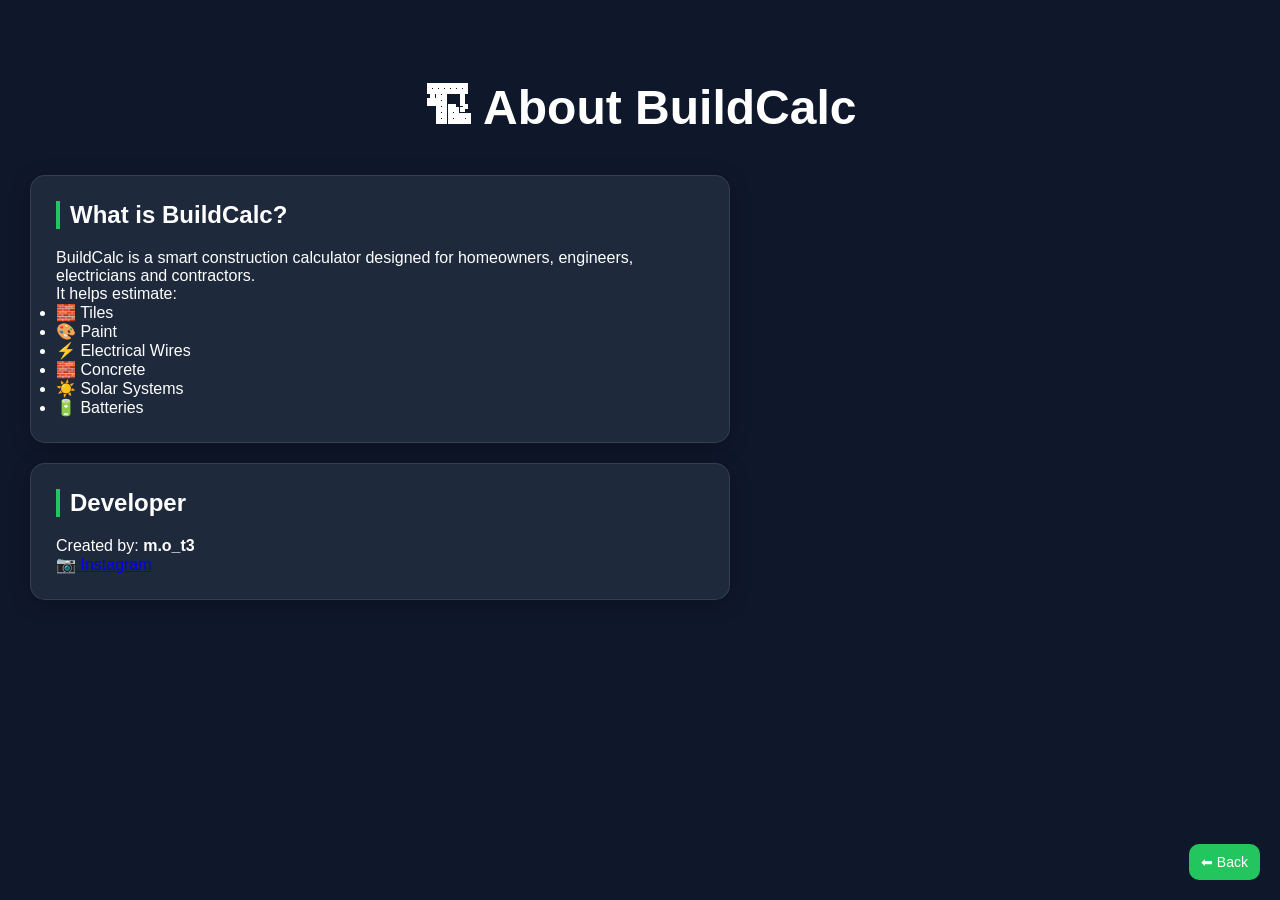
<file: about.html>
<!DOCTYPE html>
<html lang="en">

<head>

    <meta charset="UTF-8">

    <meta name="viewport" content="width=device-width, initial-scale=1.0">

    <title>About BuildCalc</title>

    <link rel="stylesheet" href="style.css">

</head>

<body>

    <header>

        <h1>🏗 About BuildCalc</h1>

    </header>

    <section class="card">

        <h2>What is BuildCalc?</h2>

        <p>

            BuildCalc is a smart construction calculator
            designed for homeowners, engineers,
            electricians and contractors.

        </p>

        <p>

            It helps estimate:

        </p>

        <ul>

            <li>🧱 Tiles</li>

            <li>🎨 Paint</li>

            <li>⚡ Electrical Wires</li>

            <li>🧱 Concrete</li>

            <li>☀️ Solar Systems</li>

            <li>🔋 Batteries</li>

        </ul>

    </section>

    <section class="card">

        <h2>Developer</h2>

        <p>

            Created by:

            <strong>m.o_t3</strong>

        </p>

        <a href="https://www.instagram.com/m.o_t3?igsh=MXYweHlrMjhxbWdpNQ==">

            📷 Instagram

        </a>

    </section>

    <br>

    <a href="app.html" class="top-btn">

        ⬅ Back

    </a>

</body>

</html>
</file>
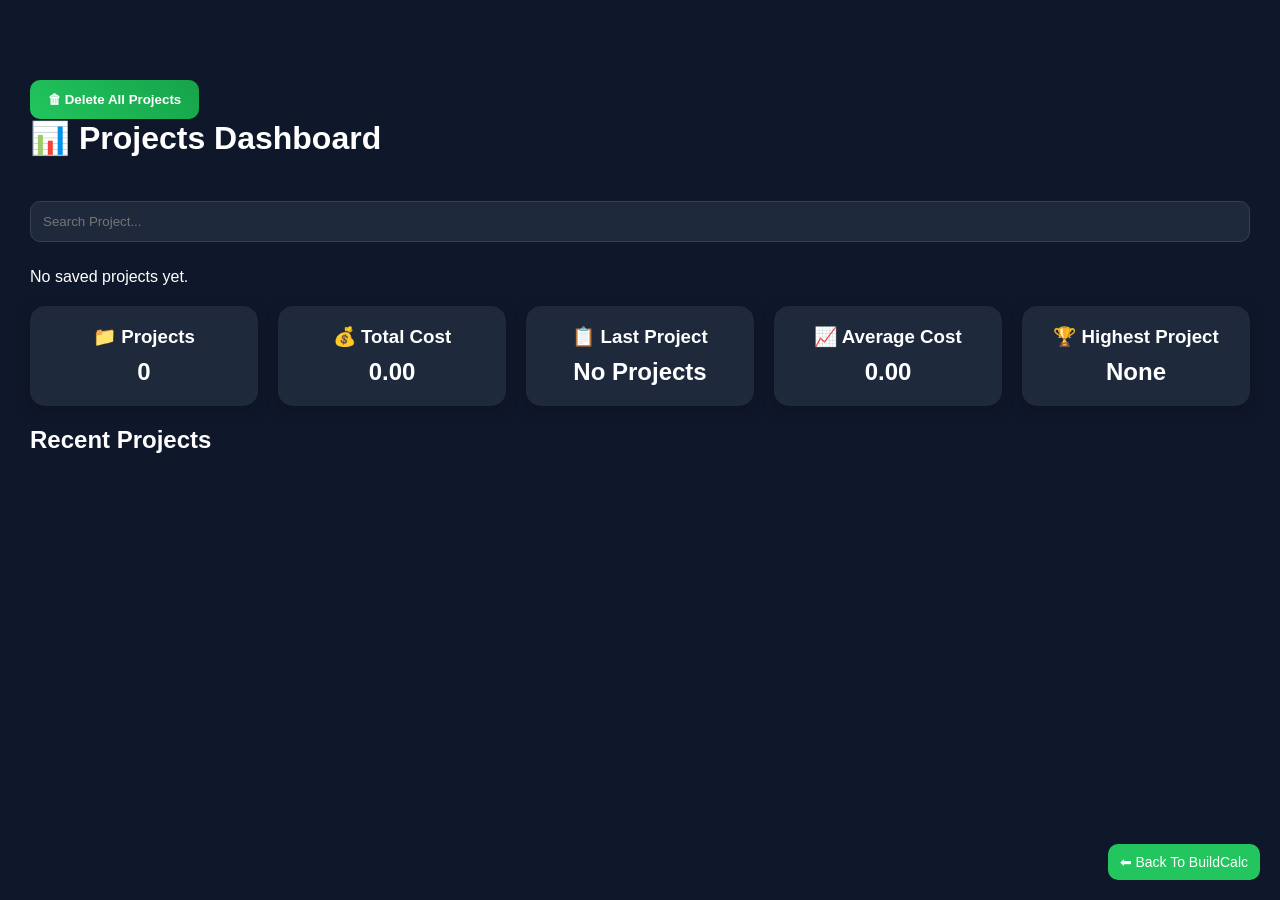
<file: dashboard.html>
<!DOCTYPE html>
<html lang="en">

<head>

    <meta charset="UTF-8">

    <meta name="viewport" content="width=device-width, initial-scale=1.0">

    <title>BuildCalc Dashboard</title>

    <link rel="stylesheet" href="style.css">

</head>

<body>

    <button onclick="deleteAllProjects()">

        🗑 Delete All Projects

    </button>

    <h1>📊 Projects Dashboard</h1>

    <a href="app.html" class="top-btn">
        ⬅ Back To BuildCalc
    </a>

    <br><br>

    <input type="text" id="searchProject" placeholder="Search Project..." onkeyup="loadProjects()">

    <br><br>

    <div id="projectsList"></div>

    <div id="stats">
        Loading...
    </div>

    <script>

        function loadProjects() {

            let projects =
                JSON.parse(
                    localStorage.getItem("projects")
                ) || [];

            let searchText =
                document.getElementById(
                    "searchProject"
                ).value.toLowerCase();

            projects =
                projects.filter(project =>
                    project.name
                        .toLowerCase()
                        .includes(searchText)
                );

            let container =
                document.getElementById("projectsList");

            container.innerHTML = "";

            if (projects.length === 0) {

                container.innerHTML =
                    "<p>No saved projects yet.</p>";

                return;
            }

            projects.forEach((p, index) => {


                container.innerHTML += `

                    <div class="project-card">

                        <h3>${p.name}</h3>

                        <p>Tile Cost: ${p.tileCost || 0}</p>

                        <p>Paint Cost: ${p.paintCost || 0}</p>

                        <p>Concrete Cost: ${p.concreteCost || 0}</p>

                        <small>${p.date || ""}</small>

                        <br></br>
                        <button onclick="deleteProject(${index})">
                            Delete
                        </button>

                    </div>

                    `;

            });

        }

        loadProjects();

        function deleteProject(index) {

            let projects =
                JSON.parse(
                    localStorage.getItem("projects")
                ) || [];

            projects.splice(index, 1);

            localStorage.setItem(
                "projects",
                JSON.stringify(projects)
            );

            location.reload();

        }

    </script>

    <script src="dashboard.js"></script>


</body>

</html>
</file>
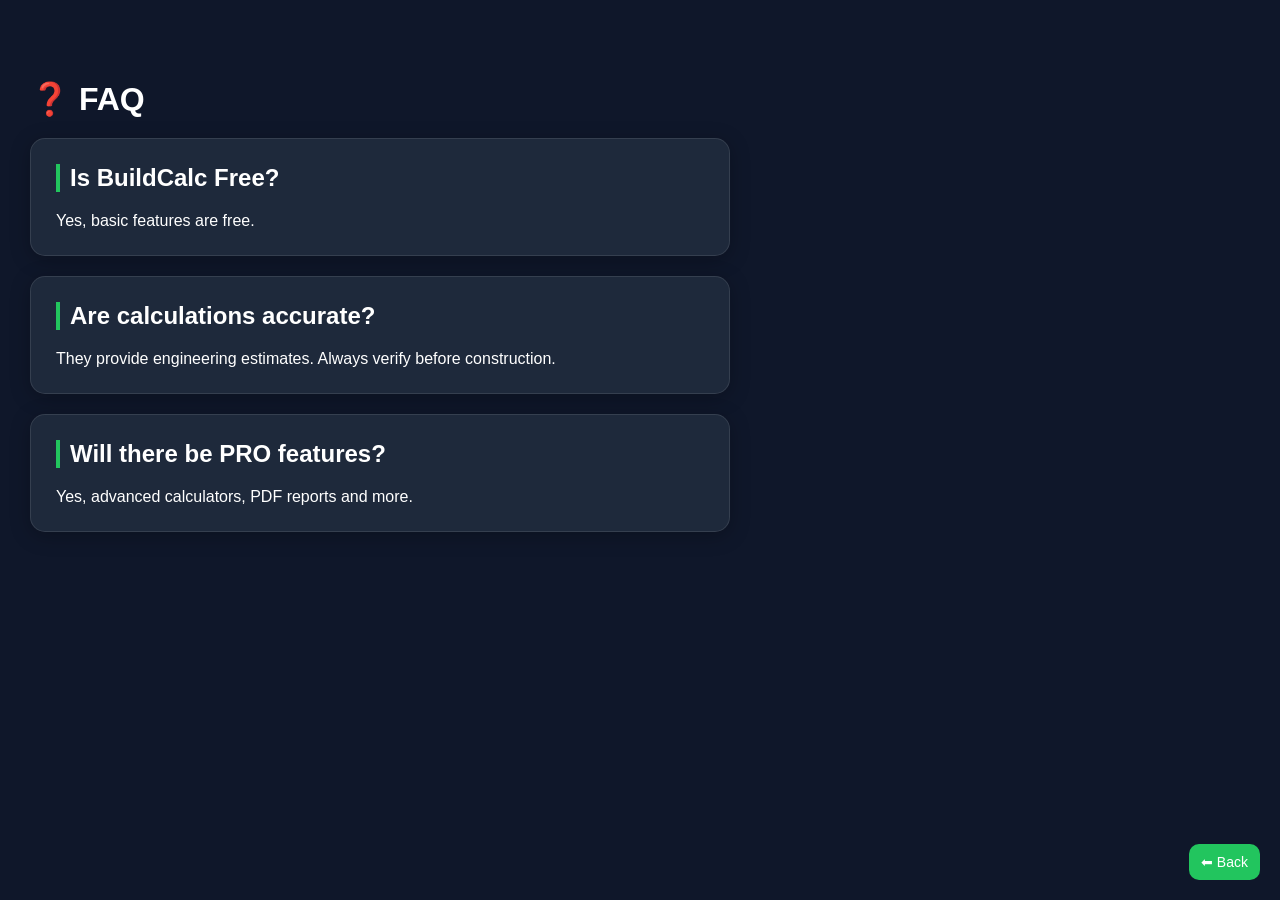
<file: faq.html>
<!DOCTYPE html>
<html>

<head>

    <title>FAQ</title>

    <link rel="stylesheet" href="style.css">

</head>

<body>

    <h1>❓ FAQ</h1>

    <div class="card">

        <h2>Is BuildCalc Free?</h2>

        <p>
            Yes, basic features are free.
        </p>

    </div>

    <div class="card">

        <h2>Are calculations accurate?</h2>

        <p>
            They provide engineering estimates.
            Always verify before construction.
        </p>

    </div>

    <div class="card">

        <h2>Will there be PRO features?</h2>

        <p>
            Yes, advanced calculators,
            PDF reports and more.
        </p>

    </div>

    <a href="app.html" class="top-btn">

        ⬅ Back

    </a>

</body>

</html>
</file>
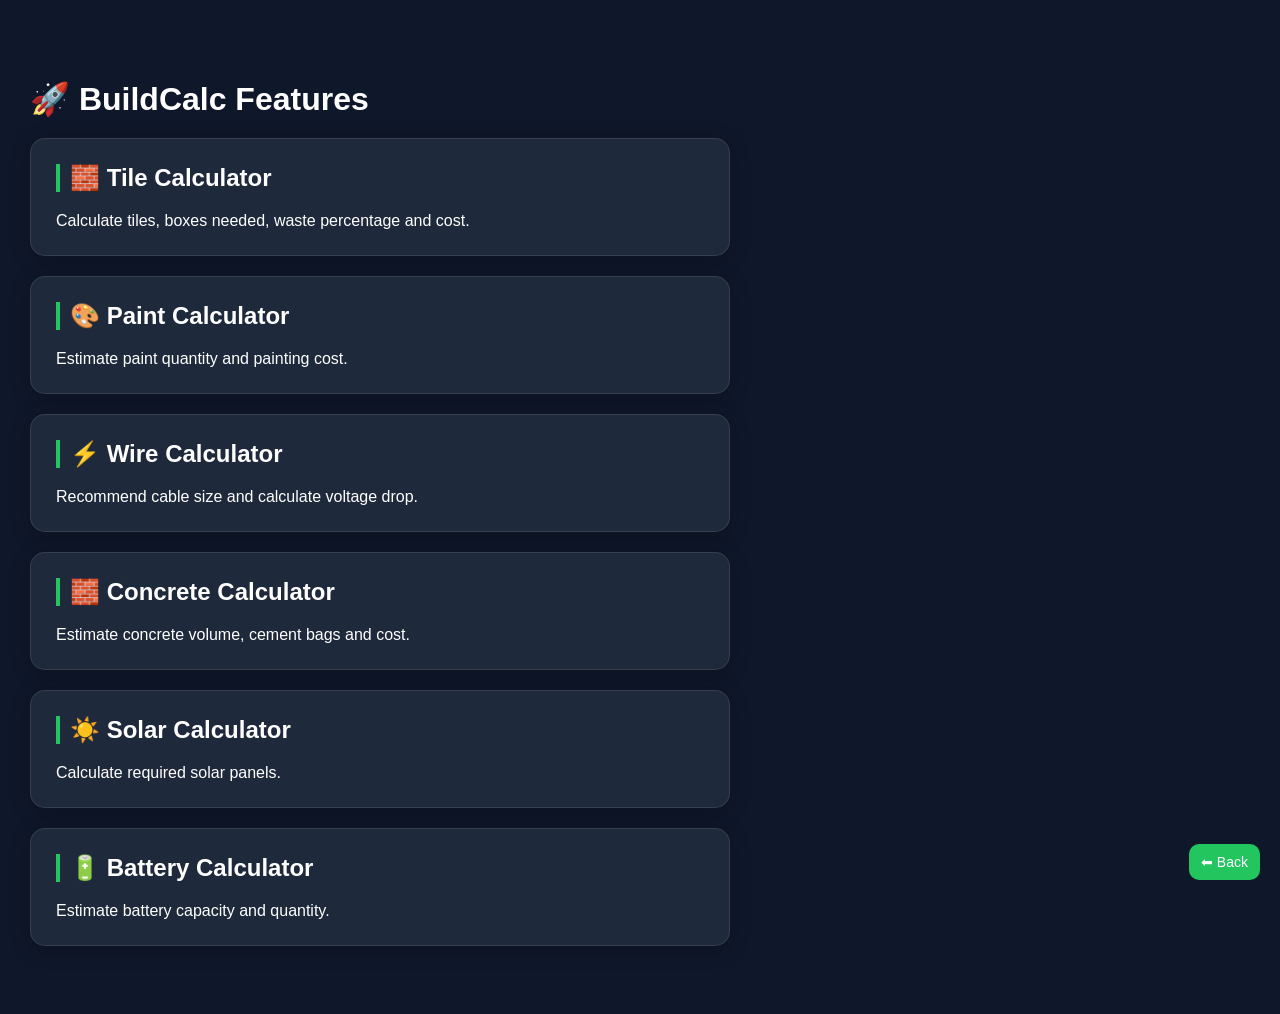
<file: features.html>
<!DOCTYPE html>
<html lang="en">

<head>

    <meta charset="UTF-8">

    <meta name="viewport" content="width=device-width, initial-scale=1.0">

    <title>BuildCalc Features</title>

    <link rel="stylesheet" href="style.css">

</head>

<body>

    <h1>🚀 BuildCalc Features</h1>

    <div class="card">

        <h2>🧱 Tile Calculator</h2>

        <p>
            Calculate tiles, boxes needed,
            waste percentage and cost.
        </p>

    </div>

    <div class="card">

        <h2>🎨 Paint Calculator</h2>

        <p>
            Estimate paint quantity and
            painting cost.
        </p>

    </div>

    <div class="card">

        <h2>⚡ Wire Calculator</h2>

        <p>
            Recommend cable size and
            calculate voltage drop.
        </p>

    </div>

    <div class="card">

        <h2>🧱 Concrete Calculator</h2>

        <p>
            Estimate concrete volume,
            cement bags and cost.
        </p>

    </div>

    <div class="card">

        <h2>☀️ Solar Calculator</h2>

        <p>
            Calculate required solar panels.
        </p>

    </div>

    <div class="card">

        <h2>🔋 Battery Calculator</h2>

        <p>
            Estimate battery capacity
            and quantity.
        </p>

    </div>

    <br>

    <a href="app.html" class="top-btn">

        ⬅ Back

    </a>

</body>

</html>
</file>
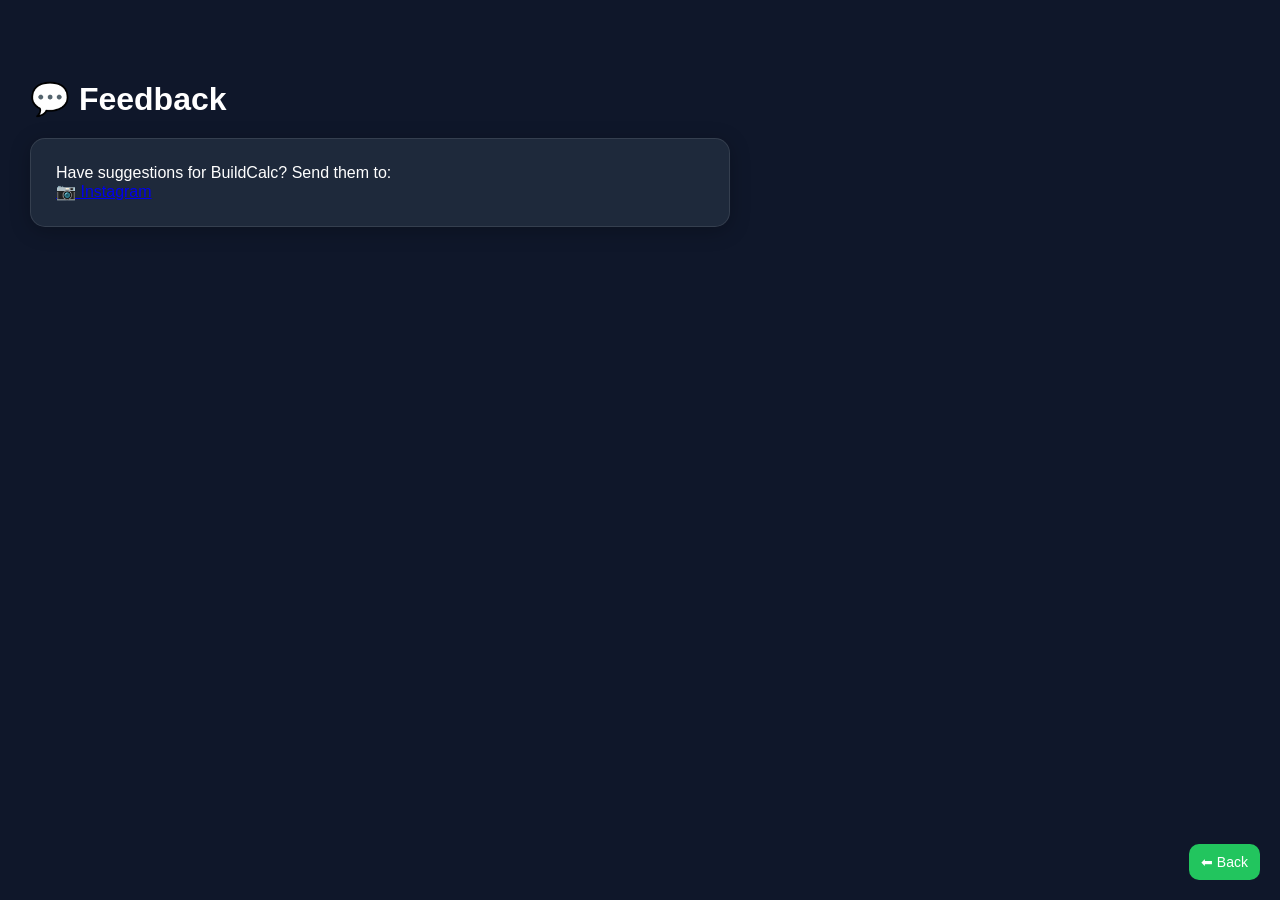
<file: feedback.html>
<!DOCTYPE html>
<html>

<head>

    <title>Feedback</title>

    <link rel="stylesheet" href="style.css">

</head>

<body>

    <h1>💬 Feedback</h1>

    <section class="card">

        <p>

            Have suggestions for BuildCalc?

            Send them to:

        </p>

        <a href="https://www.instagram.com/m.o_t3?igsh=MXYweHlrMjhxbWdpNQ==">

            📷 Instagram

        </a>

    </section>

    <a href="app.html" class="top-btn">

        ⬅ Back

    </a>

</body>

</html>
</file>
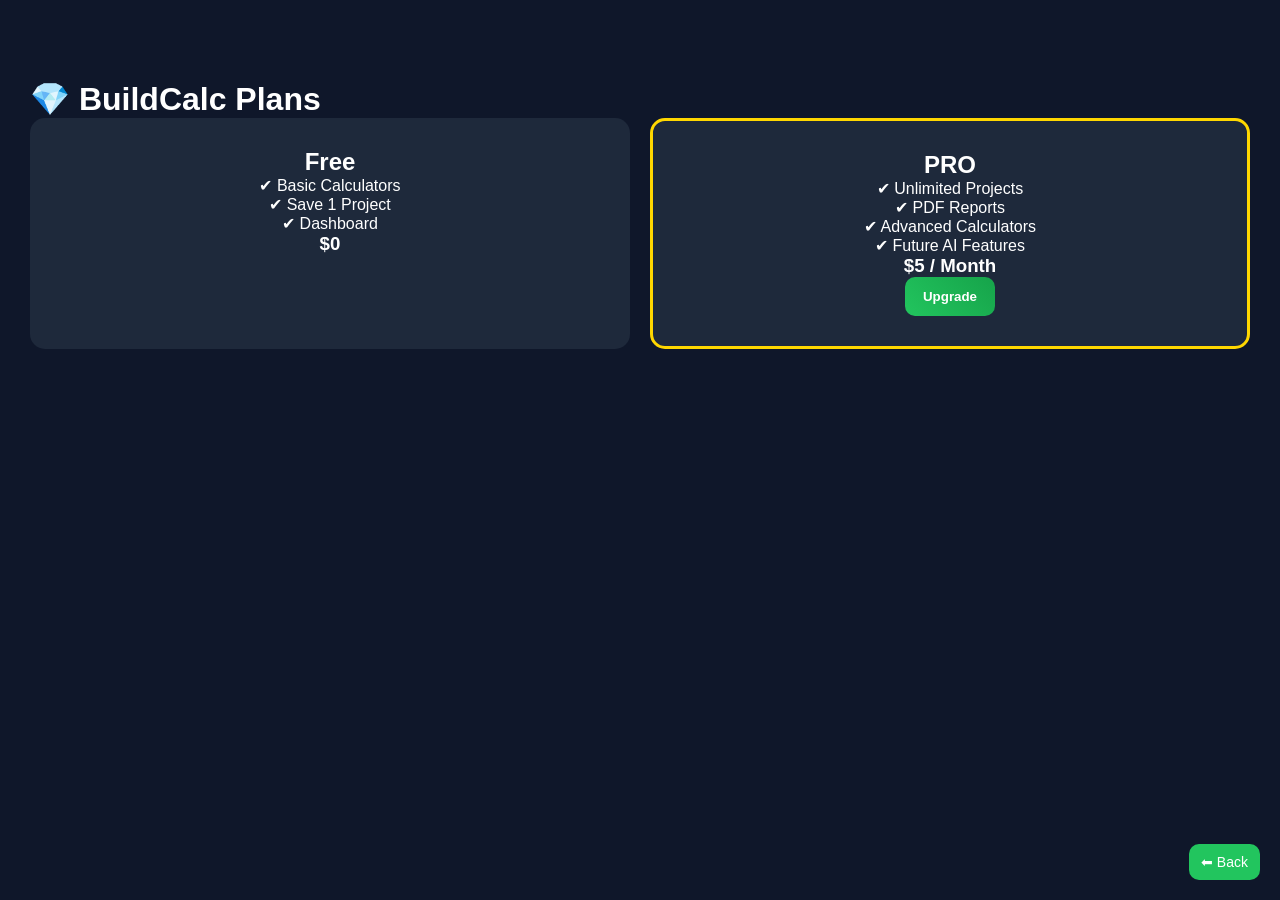
<file: pricing.html>
<!DOCTYPE html>
<html>

<head>

    <title>BuildCalc Pricing</title>

    <link rel="stylesheet" href="style.css">

</head>

<body>

    <h1>💎 BuildCalc Plans</h1>

    <div class="pricing-grid">

        <div class="plan-card">

            <h2>Free</h2>

            <p>✔ Basic Calculators</p>

            <p>✔ Save 1 Project</p>

            <p>✔ Dashboard</p>

            <h3>$0</h3>

        </div>

        <div class="plan-card pro-plan">

            <h2>PRO</h2>

            <p>✔ Unlimited Projects</p>

            <p>✔ PDF Reports</p>

            <p>✔ Advanced Calculators</p>

            <p>✔ Future AI Features</p>

            <h3>$5 / Month</h3>

            <button>
                Upgrade
            </button>

        </div>

    </div>

    <br>

    <a href="app.html" class="top-btn">

        ⬅ Back

    </a>

</body>

</html>
</file>
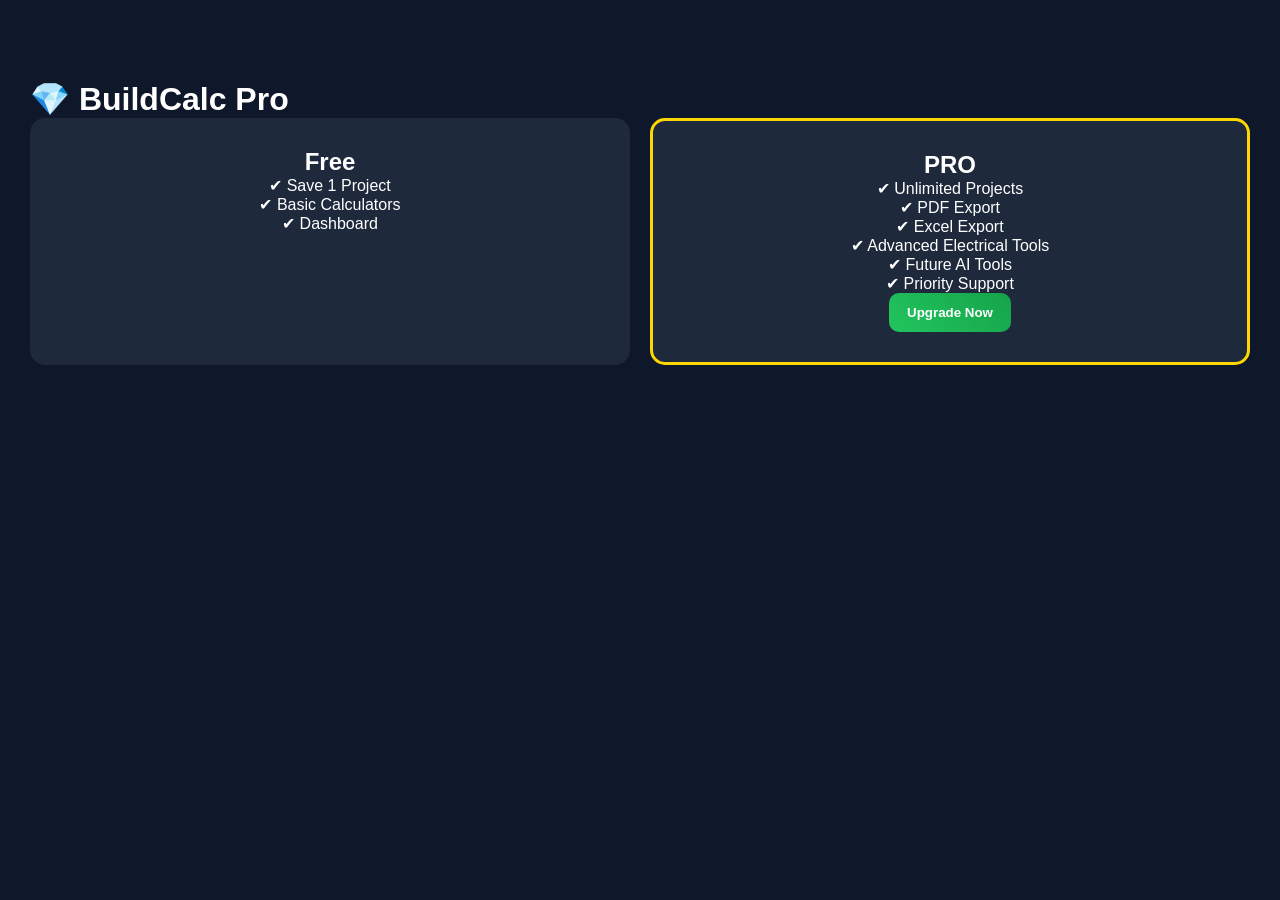
<file: pro.html>
<!DOCTYPE html>
<html>

<head>

    <title>BuildCalc Pro</title>

    <link rel="stylesheet" href="style.css">

</head>

<body>

    <h1>💎 BuildCalc Pro</h1>

    <div class="pricing-grid">

        <div class="plan-card">

            <h2>Free</h2>

            <p>✔ Save 1 Project</p>

            <p>✔ Basic Calculators</p>

            <p>✔ Dashboard</p>

        </div>

        <div class="plan-card pro-plan">

            <h2>PRO</h2>

            <p>✔ Unlimited Projects</p>

            <p>✔ PDF Export</p>

            <p>✔ Excel Export</p>

            <p>✔ Advanced Electrical Tools</p>

            <p>✔ Future AI Tools</p>

            <p>✔ Priority Support</p>

            <button onclick="upgradeToPro()">

                Upgrade Now

            </button>

        </div>

    </div>

</body>

</html>
</file>
<file: style.css>
* {
    margin: 0;
    padding: 0;
    box-sizing: border-box;
}

body {
    font-family: "Segoe UI", sans-serif;
    background: linear-gradient(135deg, #0f172a, #1e293b);
    min-height: 100vh;
    color: white;
    padding: 30px;
}

header {
    text-align: center;
    margin-bottom: 40px;
}

header h1 {
    font-size: 3rem;
    margin-bottom: 10px;
}

header p {
    color: #cbd5e1;
    font-size: 1.1rem;

    #projectName {
        width: 300px;
        max-width: 100%;
        padding: 12px;
        margin: 15px auto;
        display: block;
        border: none;
        border-radius: 10px;
    }
}

main {
    display: grid;
    grid-template-columns: repeat(auto-fit, minmax(350px, 1fr));
    gap: 25px;
}

.card {
    background: rgba(255, 255, 255, 0.05);
    backdrop-filter: blur(10px);
    border: 1px solid rgba(255, 255, 255, 0.1);
    padding: 20px;
    margin: 15px auto;
    border-radius: 15px;
    max-width: 700px;
}

.card:hover {
    transform: translateY(-5px);
}

.card h2 {
    margin-bottom: 20px;
    border-left: 4px solid #22c55e;
    padding-left: 10px;

}

input,
select {
    width: 100%;
    padding: 12px;
    margin-bottom: 12px;
    border: none;
    border-radius: 10px;
    outline: none;
    background: #e2e8f0;
}

button,
.start-btn {
    background: linear-gradient(45deg, #22c55e, #16a34a);
    color: white;
    padding: 12px 18px;
    border: none;
    border-radius: 10px;
    cursor: pointer;
    font-weight: bold;
    transition: 0.2s;
}

button:hover,
.start-btn:hover {
    transform: scale(1.05);
}

.result-box {
    background: rgba(255, 255, 255, 0.08);
    color: #ffffff;
    padding: 15px;
    margin-top: 15px;
    border-radius: 12px;
    border-left: 4px solid #22c55e;
    box-shadow: 0 4px 10px rgba(0, 0, 0, 0.2);
    line-height: 1.8;
}

.result-item {
    margin-bottom: 10px;
}

#summary {
    min-height: 150px;
    color: #cbd5e1;
    line-height: 1.8;
}

footer {
    text-align: center;
    margin-top: 30px;
    color: #94a3b8;
    padding: 20px;
}

@media(max-width:768px) {

    body {
        padding: 15px;
    }

    header h1 {
        font-size: 2rem;
    }

}

body.landing {
    background: #0f172a;
    color: white;
    font-family: Arial;
    display: flex;
    justify-content: center;
    align-items: center;
    height: 100vh;
    text-align: center;
}

.hero {
    max-width: 600px;
}

.hero h1 {
    font-size: 40px;
    margin-bottom: 10px;
}

.hero p {
    opacity: 0.8;
    margin-bottom: 20px;
}

.hero ul {
    text-align: left;
    margin: 20px auto;
    width: fit-content;
}

.start-btn {
    display: inline-block;
    padding: 12px 25px;
    background: #22c55e;
    color: white;
    text-decoration: none;
    border-radius: 10px;
    margin-top: 20px;
}

.hero hr {
    border: 1px solid rgba(255, 255, 255, 0.2);
    margin: 20px 0;
}

.hero ul {
    list-style: none;
    padding: 0;
}

.hero li {
    margin: 8px 0;
    opacity: 0.9;
}

.navbar {
    position: sticky;
    top: 0;
    background: #0b1220;
    padding: 10px;
    display: flex;
    justify-content: center;
    gap: 10px;
    border-bottom: 1px solid rgba(255, 255, 255, 0.1);
}

.navbar {
    position: fixed;
    top: 0;
    left: 0;
    width: 100%;
    z-index: 1000;

    background: #0f172a;

    padding: 15px;

    display: flex;
    gap: 15px;

    box-shadow: 0 2px 10px rgba(0, 0, 0, 0.3);
}

.navbar a:hover {
    background: #22c55e;
    transform: scale(1.05);
}

.top-btn {
    position: fixed;
    bottom: 20px;
    right: 20px;
    background: #22c55e;
    color: white;
    padding: 10px 12px;
    border-radius: 10px;
    text-decoration: none;
    font-size: 14px;
}

.project-card {

    background: white;
    padding: 15px;
    margin: 10px auto;
    max-width: 500px;
    border-radius: 10px;
    box-shadow: 0 3px 10px rgba(0, 0, 0, 0.1);
}

.pro-btn {
    background: gold;
    color: black;
    padding: 10px 15px;
    border-radius: 10px;
    text-decoration: none;
    font-weight: bold;
}

.pro-btn {
    background: gold;
    color: black;
    padding: 10px 15px;
    border: none;
    border-radius: 10px;
    font-weight: bold;
    cursor: pointer;
}

body {
    font-family: 'Inter', sans-serif;
    margin: 0;
    background: #0f172a;
    color: white;
}

.hero-img {
    width: 100%;
    max-width: 500px;
    border-radius: 15px;
    margin-bottom: 20px;
}

.logo {
    font-size: 22px;
    font-weight: 800;
    text-align: center;
    padding: 15px;
    color: #22c55e;
    letter-spacing: 1px;
}

.contact-box {
    text-align: center;
    margin: 30px auto;
    padding: 20px;
    border-top: 1px solid rgba(255, 255, 255, 0.1);
}

.contact-box a {
    color: #22c55e;
    text-decoration: none;
    font-weight: bold;
}

.contact-box a:hover {
    text-decoration: underline;
}

.result-box p {
    font-weight: 500;
    margin: 8px 0;
}

.result-box h3 {
    color: #22c55e;
    margin-top: 0;
}

input:focus {
    outline: none;
    border: 2px solid #22c55e;
    box-shadow: 0 0 10px rgba(34, 197, 94, 0.4);
}

input {
    width: 100%;
    padding: 12px;
    margin: 8px 0;
    border-radius: 10px;
    border: 1px solid #334155;
    background: #1e293b;
    color: white;
    box-sizing: border-box;
}

.dashboard-grid {
    display: grid;
    grid-template-columns: repeat(auto-fit, minmax(220px, 1fr));
    gap: 20px;
}

.stat-card {
    background: #1e293b;
    padding: 20px;
    border-radius: 12px;
    text-align: center;
    box-shadow: 0 4px 10px rgba(0, 0, 0, 0.2);
}

.stat-card h3 {
    margin-bottom: 10px;
}

.stat-card p {
    font-size: 24px;
    font-weight: bold;
}

.project-card {
    background: #1e293b;
    padding: 20px;
    margin: 15px 0;
    border-radius: 12px;
    border-left: 4px solid #22c55e;
}

.project-card h3 {
    margin-bottom: 10px;
}

.project-card small {
    opacity: 0.7;
}

body {
    padding-top: 80px;
}

.logo-box {
    text-align: center;
    margin-bottom: 20px;
}

.logo-box h1 {
    font-size: 3rem;
    margin-bottom: 10px;
}

.logo-box p {
    opacity: 0.8;
}

.card {
    background: #1e293b;
    padding: 25px;
    border-radius: 15px;
    margin: 20px 0;

    box-shadow:
        0 4px 20px rgba(0, 0, 0, 0.25);
}

.card:hover {

    transform: translateY(-3px);

    transition: 0.3s;

}

.pricing-grid {

    display: grid;

    grid-template-columns:
        repeat(auto-fit, minmax(300px, 1fr));

    gap: 20px;

}

.plan-card {

    background: #1e293b;

    padding: 30px;

    border-radius: 15px;

    text-align: center;

}

.pro-plan {

    border: 3px solid gold;

}

.hero {

    text-align: center;

    padding: 50px 20px;

    margin-bottom: 30px;

}

.hero h1 {

    font-size: 3rem;

    margin-bottom: 15px;

}

.hero p {

    max-width: 700px;

    margin: auto;

    opacity: 0.8;

}

.hero-features {

    margin: 25px 0;

    display: flex;

    flex-wrap: wrap;

    justify-content: center;

    gap: 15px;

}

.hero-features span {

    background: #1e293b;

    padding: 10px 15px;

    border-radius: 10px;

}

.light-mode {

    background: #f8fafc;

    color: #111827;

}

.light-mode .card {

    background: white;

}

.light-mode .navbar {

    background: #e2e8f0;

}

.light-mode .result-box {

    background: #f1f5f9;

    color: black;

}

.menu-btn {

    display: none;

}

@media(max-width:768px) {

    .menu-btn {

        display: block;

    }

    #navLinks {

        display: none;

        flex-direction: column;

        width: 100%;

    }

    #navLinks.show {

        display: flex;

    }

}

.hero {

    background: linear-gradient(135deg,
            #0f172a,
            #1e293b);

    padding: 80px 20px;

    border-radius: 20px;

    margin-bottom: 40px;

    text-align: center;

    box-shadow:
        0 10px 30px rgba(0, 0, 0, .3);

}

.hero h1 {

    font-size: 4rem;

    margin-bottom: 15px;

}

.hero p {

    font-size: 1.2rem;

    max-width: 800px;

    margin: auto;

}

.hero button {

    margin-top: 25px;

    font-size: 1.1rem;

}

.result-box {

    font-size: 1.05rem;

    line-height: 1.8;

    font-weight: 500;

}

.dashboard-grid {

    display: grid;

    grid-template-columns:
        repeat(auto-fit, minmax(220px, 1fr));

    gap: 20px;

    margin: 20px 0;

}

.stat-card {

    background: #1e293b;

    padding: 20px;

    border-radius: 15px;

    text-align: center;

    box-shadow:
        0 4px 15px rgba(0, 0, 0, .2);

}

.logo {

    display: flex;

    justify-content: center;

    align-items: center;

    gap: 12px;

    font-size: 3rem;

    font-weight: bold;

}

.logo-icon {

    color: #22c55e;

}

.logo-text {

    letter-spacing: 1px;

}

.logo-sub {

    opacity: .8;

    margin-top: 10px;

}

.nav-logo {

    display: flex;

    align-items: center;

    gap: 10px;

    font-size: 1.3rem;

    font-weight: bold;

}

.logo-mark {

    color: #22c55e;

    font-size: 1.5rem;

}
</file>
